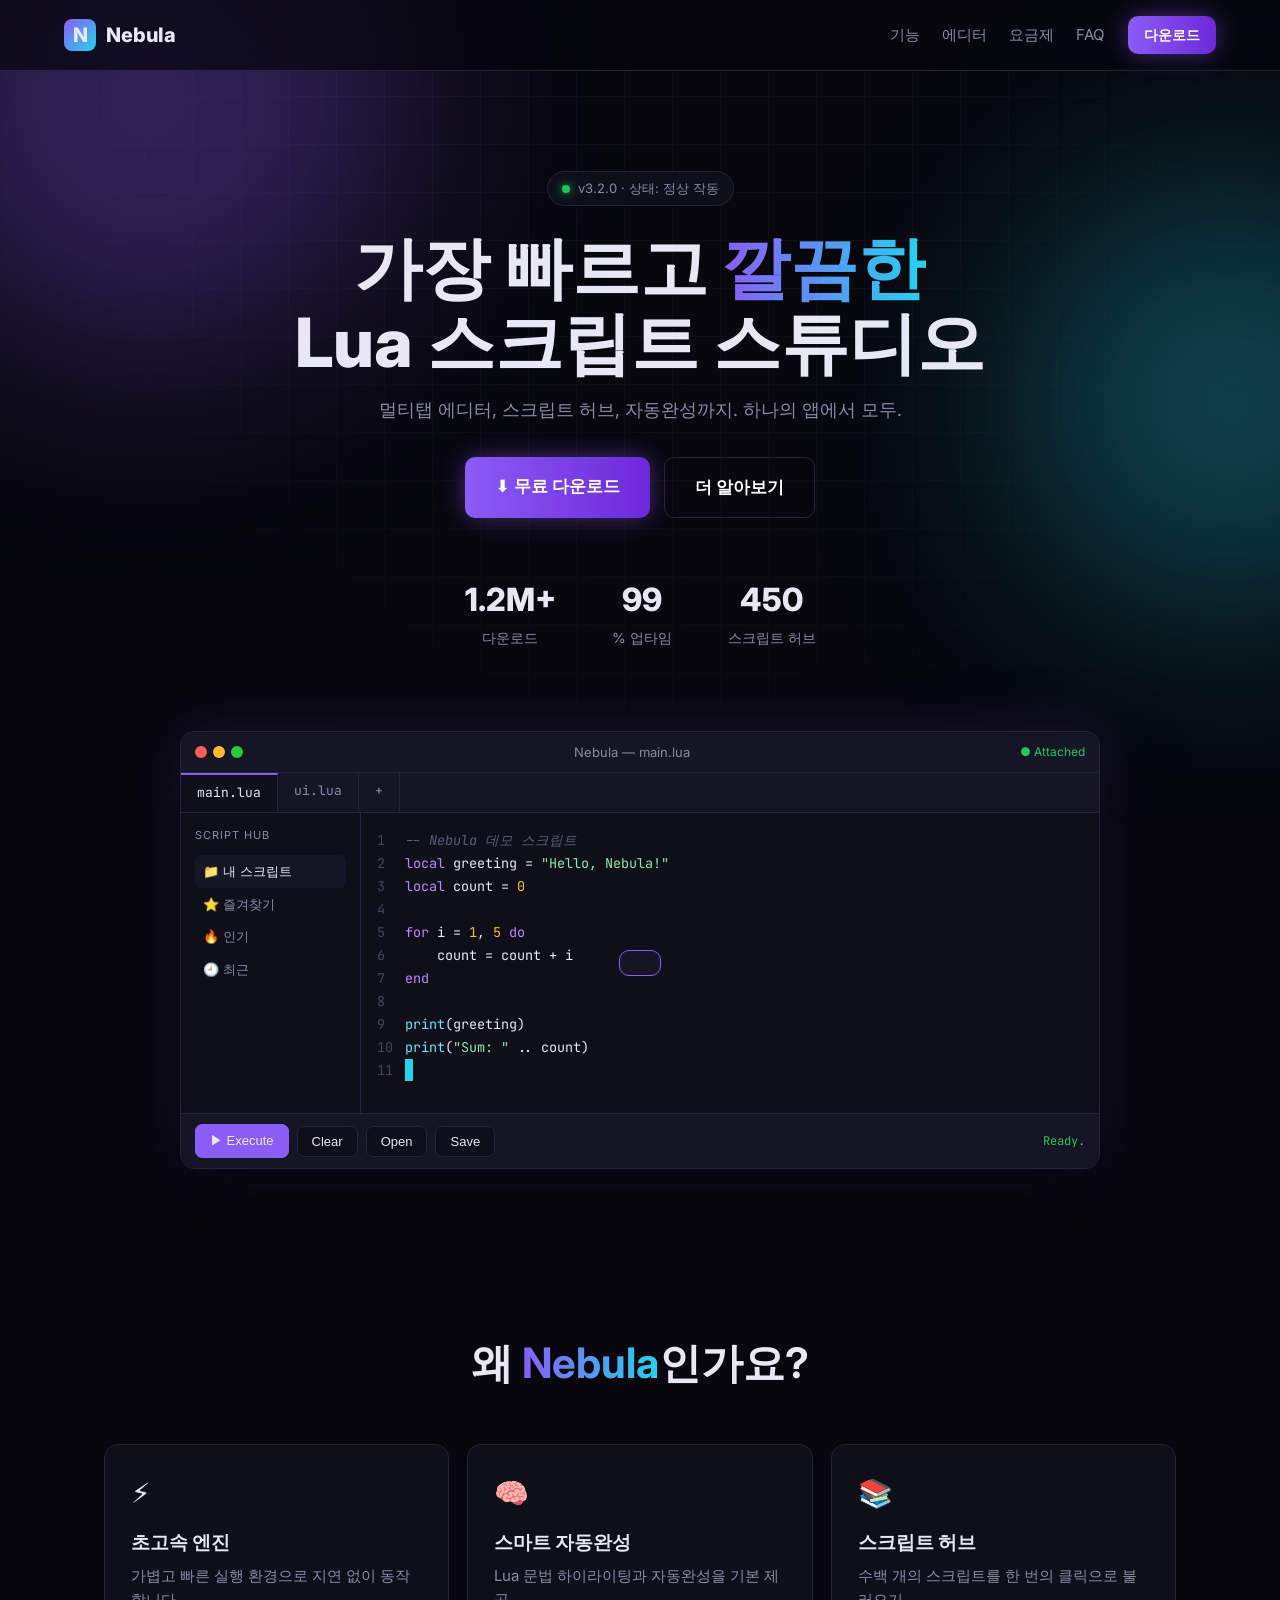
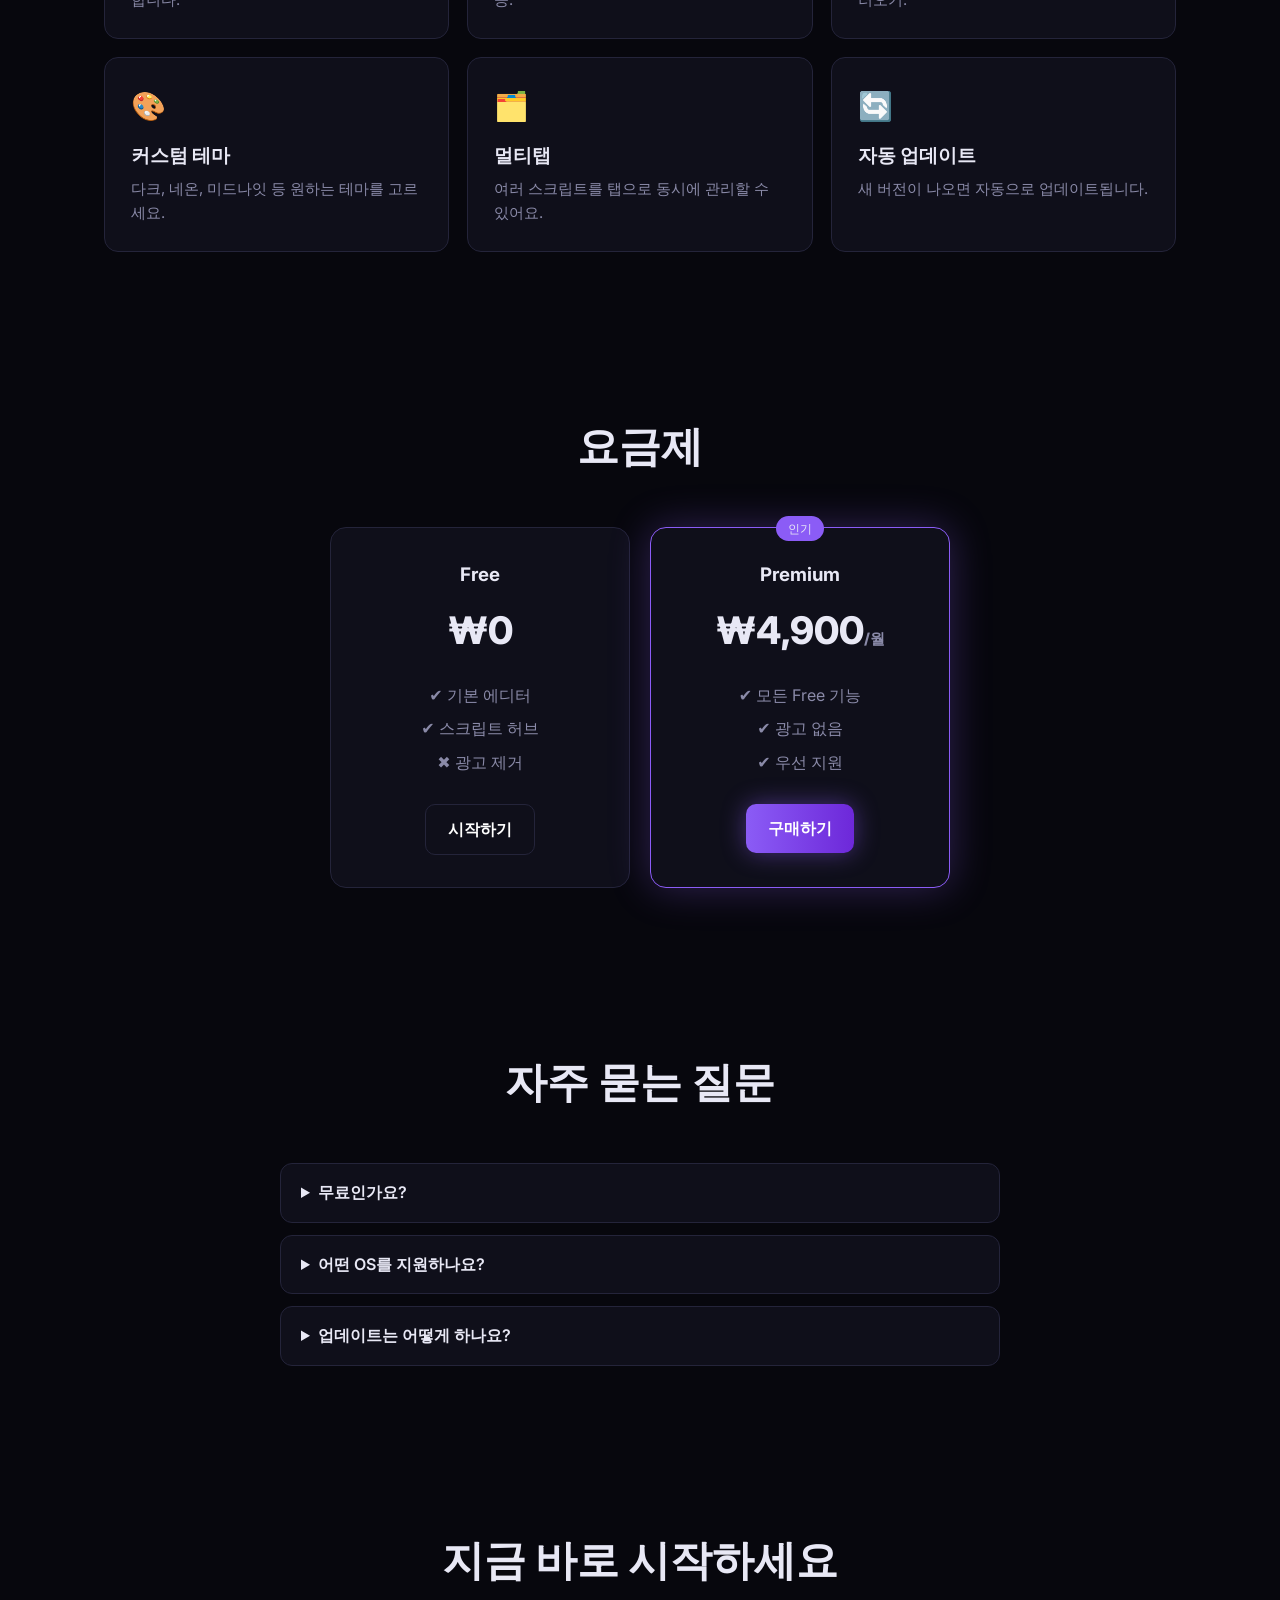
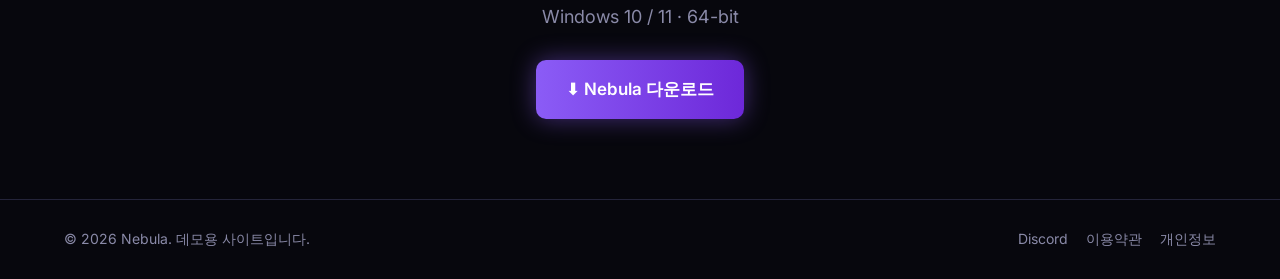
<file: index.html>
<!doctype html>
<html lang="ko">
<head>
  <meta charset="utf-8" />
  <meta name="viewport" content="width=device-width, initial-scale=1" />
  <title>Nebula — Script Studio</title>
  <link rel="preconnect" href="https://fonts.googleapis.com" />
  <link href="https://fonts.googleapis.com/css2?family=Inter:wght@400;600;800&family=JetBrains+Mono:wght@400;600&display=swap" rel="stylesheet" />
  <link rel="stylesheet" href="style.css" />
</head>
<body>
  <div class="bg-grid"></div>
  <div class="glow glow-1"></div>
  <div class="glow glow-2"></div>

  <!-- 네비게이션 -->
  <header class="nav">
    <a href="#" class="logo"><span class="logo-mark">N</span>Nebula</a>
    <nav class="nav-links" id="navLinks">
      <a href="#features">기능</a>
      <a href="#editor">에디터</a>
      <a href="#pricing">요금제</a>
      <a href="#faq">FAQ</a>
    </nav>
    <a href="#download" class="btn btn-sm">다운로드</a>
    <button class="menu-btn" id="menuBtn" aria-label="메뉴">☰</button>
  </header>

  <!-- 히어로 -->
  <section class="hero">
    <span class="badge"><span class="dot"></span> v3.2.0 · 상태: 정상 작동</span>
    <h1>가장 빠르고 <span class="grad">깔끔한</span><br />Lua 스크립트 스튜디오</h1>
    <p class="sub">멀티탭 에디터, 스크립트 허브, 자동완성까지. 하나의 앱에서 모두.</p>
    <div class="hero-cta">
      <a href="#download" class="btn btn-lg">⬇ 무료 다운로드</a>
      <a href="#features" class="btn btn-ghost btn-lg">더 알아보기</a>
    </div>
    <div class="stats">
      <div><b data-count="1200000">0</b><span>다운로드</span></div>
      <div><b data-count="99">0</b><span>% 업타임</span></div>
      <div><b data-count="450">0</b><span>스크립트 허브</span></div>
    </div>
  </section>

  <!-- 에디터 목업 -->
  <section class="editor-wrap" id="editor">
    <div class="window">
      <div class="titlebar">
        <div class="lights"><i></i><i></i><i></i></div>
        <span class="title">Nebula — main.lua</span>
        <span class="status-pill">● Attached</span>
      </div>
      <div class="tabs">
        <span class="tab active">main.lua</span>
        <span class="tab">ui.lua</span>
        <span class="tab">+</span>
      </div>
      <div class="editor-body">
        <aside class="sidebar">
          <p class="side-title">SCRIPT HUB</p>
          <ul>
            <li class="active">📁 내 스크립트</li>
            <li>⭐ 즐겨찾기</li>
            <li>🔥 인기</li>
            <li>🕘 최근</li>
          </ul>
        </aside>
        <pre class="code" id="code"></pre>
      </div>
      <div class="toolbar">
        <button class="tb tb-main" id="runBtn">▶ Execute</button>
        <button class="tb" id="clearBtn">Clear</button>
        <button class="tb">Open</button>
        <button class="tb">Save</button>
        <span class="console" id="console">Ready.</span>
      </div>
    </div>
  </section>

  <!-- 기능 -->
  <section class="section" id="features">
    <h2>왜 <span class="grad">Nebula</span>인가요?</h2>
    <div class="cards">
      <div class="card"><div class="icon">⚡</div><h3>초고속 엔진</h3><p>가볍고 빠른 실행 환경으로 지연 없이 동작합니다.</p></div>
      <div class="card"><div class="icon">🧠</div><h3>스마트 자동완성</h3><p>Lua 문법 하이라이팅과 자동완성을 기본 제공.</p></div>
      <div class="card"><div class="icon">📚</div><h3>스크립트 허브</h3><p>수백 개의 스크립트를 한 번의 클릭으로 불러오기.</p></div>
      <div class="card"><div class="icon">🎨</div><h3>커스텀 테마</h3><p>다크, 네온, 미드나잇 등 원하는 테마를 고르세요.</p></div>
      <div class="card"><div class="icon">🗂️</div><h3>멀티탭</h3><p>여러 스크립트를 탭으로 동시에 관리할 수 있어요.</p></div>
      <div class="card"><div class="icon">🔄</div><h3>자동 업데이트</h3><p>새 버전이 나오면 자동으로 업데이트됩니다.</p></div>
    </div>
  </section>

  <!-- 요금제 -->
  <section class="section" id="pricing">
    <h2>요금제</h2>
    <div class="plans">
      <div class="plan">
        <h3>Free</h3>
        <p class="price">₩0</p>
        <ul><li>✔ 기본 에디터</li><li>✔ 스크립트 허브</li><li>✖ 광고 제거</li></ul>
        <a href="#download" class="btn btn-ghost">시작하기</a>
      </div>
      <div class="plan featured">
        <span class="ribbon">인기</span>
        <h3>Premium</h3>
        <p class="price">₩4,900<small>/월</small></p>
        <ul><li>✔ 모든 Free 기능</li><li>✔ 광고 없음</li><li>✔ 우선 지원</li></ul>
        <a href="#download" class="btn">구매하기</a>
      </div>
    </div>
  </section>

  <!-- FAQ -->
  <section class="section" id="faq">
    <h2>자주 묻는 질문</h2>
    <div class="faq">
      <details><summary>무료인가요?</summary><p>네, 기본 기능은 모두 무료입니다.</p></details>
      <details><summary>어떤 OS를 지원하나요?</summary><p>Windows 10 / 11 (64비트)를 지원합니다.</p></details>
      <details><summary>업데이트는 어떻게 하나요?</summary><p>앱 실행 시 자동으로 최신 버전을 확인합니다.</p></details>
    </div>
  </section>

  <!-- 다운로드 -->
  <section class="section download" id="download">
    <h2>지금 바로 시작하세요</h2>
    <p class="sub">Windows 10 / 11 · 64-bit</p>
    <a href="#" class="btn btn-lg" id="dlBtn">⬇ Nebula 다운로드</a>
  </section>

  <footer class="footer">
    <span>© 2026 Nebula. 데모용 사이트입니다.</span>
    <div><a href="#">Discord</a><a href="#">이용약관</a><a href="#">개인정보</a></div>
  </footer>

  <div class="toast" id="toast"></div>
  <script src="script.js"></script>
</body>
</html>
</file>
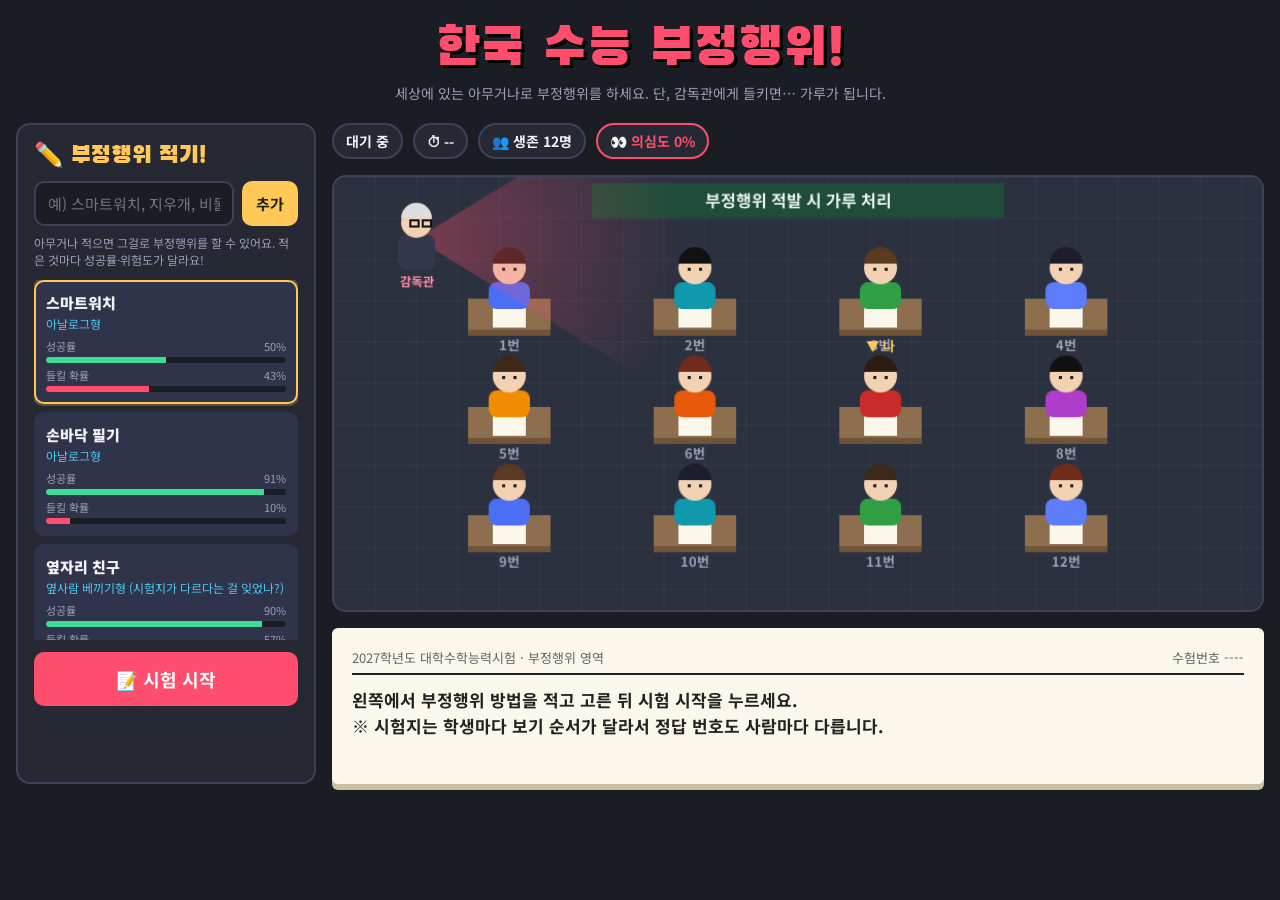
<file: cheat-game/index.html>
<!doctype html>
<html lang="ko">
<head>
<meta charset="utf-8" />
<meta name="viewport" content="width=device-width, initial-scale=1" />
<title>한국 수능 부정행위!</title>
<link href="https://fonts.googleapis.com/css2?family=Black+Han+Sans&family=Noto+Sans+KR:wght@400;700;900&display=swap" rel="stylesheet" />
<style>
  :root {
    --bg: #1b1d24; --panel: #262934; --panel2: #30344a; --line: #3d4258;
    --text: #f1f1f6; --muted: #9a9fb8; --accent: #ff4d6d; --good: #3ddc97; --warn: #ffc857; --blue: #4cc9f0;
  }
  * { box-sizing: border-box; margin: 0; padding: 0; }
  body { font-family: "Noto Sans KR", sans-serif; background: var(--bg); color: var(--text); min-height: 100vh; overflow-x: hidden; }
  button { font-family: inherit; cursor: pointer; border: 0; }
  h1 { font-family: "Black Han Sans", sans-serif; font-weight: 400; }

  header { text-align: center; padding: 18px 16px 8px; }
  header h1 { font-size: clamp(30px, 6vw, 52px); color: var(--accent); text-shadow: 3px 3px 0 #000; letter-spacing: 1px; }
  header p { color: var(--muted); font-size: 14px; }

  .layout { display: grid; grid-template-columns: 300px 1fr; gap: 16px; padding: 12px 16px 24px; max-width: 1280px; margin: 0 auto; }
  @media (max-width: 860px) { .layout { grid-template-columns: 1fr; } }

  .panel { background: var(--panel); border: 2px solid var(--line); border-radius: 14px; padding: 16px; }
  .panel h2 { font-family: "Black Han Sans", sans-serif; font-weight: 400; font-size: 24px; margin-bottom: 10px; color: var(--warn); }

  /* 부정행위 적기 */
  .write-row { display: flex; gap: 8px; }
  .write-row input { flex: 1; min-width: 0; padding: 10px 12px; border-radius: 10px; border: 2px solid var(--line); background: var(--bg); color: var(--text); font-size: 15px; font-family: inherit; }
  .write-row input:focus { outline: none; border-color: var(--warn); }
  .btn { padding: 10px 14px; border-radius: 10px; font-weight: 700; font-size: 15px; background: var(--accent); color: #fff; transition: transform .1s, filter .1s; }
  .btn:hover { filter: brightness(1.1); }
  .btn:active { transform: scale(.96); }
  .btn:disabled { opacity: .4; cursor: not-allowed; }
  .btn.green { background: var(--good); color: #102; }
  .btn.yellow { background: var(--warn); color: #221; }
  .btn.big { width: 100%; padding: 14px; font-size: 18px; margin-top: 12px; }
  .hint-text { font-size: 12px; color: var(--muted); margin: 8px 0 12px; }

  .cheats { display: flex; flex-direction: column; gap: 8px; max-height: 360px; overflow-y: auto; }
  .cheat { background: var(--panel2); border: 2px solid transparent; border-radius: 10px; padding: 10px; cursor: pointer; text-align: left; color: var(--text); }
  .cheat:hover { border-color: var(--line); }
  .cheat.sel { border-color: var(--warn); box-shadow: 0 0 0 2px rgba(255,200,87,.25); }
  .cheat .name { font-weight: 900; font-size: 15px; word-break: break-all; }
  .cheat .type { font-size: 12px; color: var(--blue); margin: 2px 0 6px; }
  .bar { height: 6px; background: var(--bg); border-radius: 4px; overflow: hidden; margin-top: 3px; }
  .bar > i { display: block; height: 100%; }
  .stat { font-size: 11px; color: var(--muted); display: flex; justify-content: space-between; margin-top: 4px; }

  /* 시험장 */
  .main { display: flex; flex-direction: column; gap: 16px; min-width: 0; }
  .hud { display: flex; gap: 10px; flex-wrap: wrap; align-items: center; }
  .chip { background: var(--panel); border: 2px solid var(--line); padding: 6px 12px; border-radius: 999px; font-weight: 700; font-size: 14px; }
  .chip.danger { border-color: var(--accent); color: var(--accent); }
  .room-wrap { position: relative; background: var(--panel); border: 2px solid var(--line); border-radius: 14px; overflow: hidden; }
  canvas#room { display: block; width: 100%; height: auto; }

  .paper { background: #fbf7ea; color: #222; border-radius: 6px; padding: 20px; box-shadow: 0 6px 0 #c9c1a5; position: relative; }
  .paper .ph { display: flex; justify-content: space-between; font-size: 13px; color: #666; border-bottom: 2px solid #222; padding-bottom: 6px; margin-bottom: 12px; flex-wrap: wrap; gap: 4px; }
  .paper .q { font-weight: 700; font-size: 17px; margin-bottom: 12px; line-height: 1.5; }
  .choices { display: grid; gap: 6px; }
  .choice { text-align: left; background: transparent; padding: 8px 10px; border-radius: 6px; font-size: 15px; color: #222; border: 2px solid transparent; }
  .choice:hover { background: #efe7cf; }
  .choice.picked { border-color: #222; background: #efe7cf; }
  .paper-foot { display: flex; gap: 8px; margin-top: 14px; flex-wrap: wrap; }

  .cheat-box { background: var(--panel2); border-radius: 10px; padding: 12px; margin-top: 12px; }
  .cheat-box .now { font-size: 13px; color: var(--muted); }
  .cheat-box .now b { color: var(--warn); font-size: 15px; }
  .progress { height: 10px; background: var(--bg); border-radius: 6px; overflow: hidden; margin-top: 10px; display: none; }
  .progress > i { display: block; height: 100%; width: 0; background: var(--warn); }
  .result-hint { margin-top: 10px; font-size: 14px; min-height: 20px; font-weight: 700; color: var(--good); }

  .log { font-size: 12px; color: var(--muted); max-height: 110px; overflow-y: auto; margin-top: 10px; line-height: 1.6; }

  /* 영역전개 오버레이 */
  #domain { position: fixed; inset: 0; z-index: 50; display: none; place-items: center; background: radial-gradient(circle, #0a1630 0%, #000 70%); }
  #domain.show { display: grid; animation: domainIn .25s ease-out; }
  #domain.hide { animation: domainOut .5s ease-in forwards; }
  #domain .inner { text-align: center; padding: 16px; }
  #domain img { width: min(70vw, 420px); image-rendering: auto; border-radius: 8px; box-shadow: 0 0 80px #3aa0ff, 0 0 160px #1d4ed8; animation: shake .08s infinite; }
  #domain .line { font-family: "Black Han Sans", sans-serif; font-size: clamp(28px, 7vw, 64px); color: #fff; text-shadow: 0 0 20px #4cc9f0, 0 0 40px #3a86ff; margin-top: 18px; letter-spacing: 2px; }
  @keyframes domainIn { from { opacity: 0; transform: scale(1.3); } to { opacity: 1; transform: scale(1); } }
  @keyframes domainOut { to { opacity: 0; transform: scale(.8); } }
  @keyframes shake { 0% { transform: translate(1px, -1px); } 50% { transform: translate(-2px, 1px); } 100% { transform: translate(1px, 2px); } }

  /* 결과 모달 */
  .modal { position: fixed; inset: 0; z-index: 40; background: rgba(0,0,0,.7); display: none; place-items: center; padding: 16px; }
  .modal.show { display: grid; }
  .modal .box { background: var(--panel); border: 3px solid var(--accent); border-radius: 16px; padding: 28px; max-width: 420px; width: 100%; text-align: center; }
  .modal h2 { font-family: "Black Han Sans", sans-serif; font-weight: 400; font-size: 36px; color: var(--accent); margin-bottom: 8px; }
  .modal p { color: var(--muted); margin-bottom: 6px; }
  .grade { font-family: "Black Han Sans", sans-serif; font-size: 64px; color: var(--warn); }

  .hidden { display: none !important; }
</style>
</head>
<body>
<header>
  <h1>한국 수능 부정행위!</h1>
  <p>세상에 있는 아무거나로 부정행위를 하세요. 단, 감독관에게 들키면… 가루가 됩니다.</p>
</header>

<div class="layout">
  <!-- 왼쪽: 부정행위 적기 -->
  <aside class="panel">
    <h2>✏️ 부정행위 적기!</h2>
    <div class="write-row">
      <input id="cheatInput" maxlength="20" placeholder="예) 스마트워치, 지우개, 비둘기…" />
      <button class="btn yellow" id="addCheat">추가</button>
    </div>
    <p class="hint-text">아무거나 적으면 그걸로 부정행위를 할 수 있어요. 적은 것마다 성공률·위험도가 달라요!</p>
    <div class="cheats" id="cheatList"></div>

    <div id="lobbyBox">
      <button class="btn big" id="startBtn" disabled>📝 시험 시작</button>
    </div>

    <div class="cheat-box hidden" id="cheatBox">
      <div class="now">사용 중: <b id="curCheat">-</b></div>
      <button class="btn big" id="doCheat">🤫 부정행위 하기!</button>
      <div class="progress" id="cheatProg"><i></i></div>
      <div class="result-hint" id="cheatResult"></div>
      <div class="log" id="log"></div>
    </div>
  </aside>

  <!-- 오른쪽: 시험장 -->
  <section class="main">
    <div class="hud">
      <span class="chip" id="qNum">대기 중</span>
      <span class="chip" id="timer">⏱ --</span>
      <span class="chip" id="alive">👥 생존 12명</span>
      <span class="chip danger" id="sus">👀 의심도 0%</span>
    </div>
    <div class="room-wrap"><canvas id="room" width="900" height="420"></canvas></div>

    <div class="paper" id="paper">
      <div class="ph">
        <span>2027학년도 대학수학능력시험 · 부정행위 영역</span>
        <span id="paperId">수험번호 ----</span>
      </div>
      <div class="q" id="qText">왼쪽에서 부정행위 방법을 적고 고른 뒤 <b>시험 시작</b>을 누르세요.<br/>※ 시험지는 학생마다 보기 순서가 달라서 정답 번호도 사람마다 다릅니다.</div>
      <div class="choices" id="choices"></div>
      <div class="paper-foot">
        <button class="btn green hidden" id="submitBtn">답 제출 ➜</button>
      </div>
    </div>
  </section>
</div>

<!-- 영역전개 -->
<div id="domain">
  <div class="inner">
    <img src="domain.png" alt="" />
    <div class="line">"료이키 텐카이 무량공처!"</div>
  </div>
</div>

<!-- 결과 -->
<div class="modal" id="modal">
  <div class="box">
    <h2 id="mTitle">시험 종료</h2>
    <div class="grade" id="mGrade"></div>
    <p id="mDesc"></p>
    <button class="btn big" id="retry">다시 하기</button>
  </div>
</div>

<script>
// ===== 유틸 =====
const $ = (id) => document.getElementById(id);
function hash(str) { let h = 2166136261; for (const c of str) { h ^= c.codePointAt(0); h = Math.imul(h, 16777619); } return h >>> 0; }
function rng(seed) { return () => { seed |= 0; seed = seed + 0x6D2B79F5 | 0; let t = Math.imul(seed ^ seed >>> 15, 1 | seed); t = t + Math.imul(t ^ t >>> 7, 61 | t) ^ t; return ((t ^ t >>> 14) >>> 0) / 4294967296; }; }
function shuffle(arr, r) { const a = arr.slice(); for (let i = a.length - 1; i > 0; i--) { const j = Math.floor(r() * (i + 1)); [a[i], a[j]] = [a[j], a[i]]; } return a; }
const NUM = ["①", "②", "③", "④", "⑤"];

// ===== 문제 은행 =====
const BANK = [
  { q: "다음 중 대한민국의 수도는?", a: "서울", w: ["부산", "평양", "도쿄", "세종대왕"] },
  { q: "7 × 8 = ?", a: "56", w: ["54", "48", "63", "78"] },
  { q: "물의 화학식은?", a: "H₂O", w: ["CO₂", "O₂", "NaCl", "H₂O₂"] },
  { q: "'훈민정음'을 만든 왕은?", a: "세종대왕", w: ["태조", "광개토대왕", "정조", "선덕여왕"] },
  { q: "빛의 삼원색이 아닌 것은?", a: "노랑", w: ["빨강", "초록", "파랑", "(전부 삼원색)"] },
  { q: "1년은 보통 며칠인가?", a: "365일", w: ["360일", "366일", "300일", "100일"] },
  { q: "'apple'의 뜻은?", a: "사과", w: ["배", "포도", "바나나", "감자"] },
  { q: "지구에서 가장 큰 바다는?", a: "태평양", w: ["대서양", "인도양", "북극해", "동해"] },
  { q: "√144 = ?", a: "12", w: ["14", "11", "72", "24"] },
  { q: "삼각형 내각의 합은?", a: "180°", w: ["90°", "360°", "270°", "120°"] },
  { q: "임진왜란이 일어난 해는?", a: "1592년", w: ["1392년", "1950년", "1910년", "1636년"] },
  { q: "광합성에 필요하지 않은 것은?", a: "산소", w: ["빛", "물", "이산화탄소", "엽록소"] },
  { q: "2의 10제곱은?", a: "1024", w: ["1000", "512", "2048", "100"] },
  { q: "태양계에서 가장 큰 행성은?", a: "목성", w: ["토성", "지구", "화성", "태양"] },
  { q: "수능 시험장에 가져가면 안 되는 것은?", a: "스마트폰", w: ["컴퓨터용 사인펜", "수험표", "신분증", "아날로그 시계"] },
];
const TOTAL_Q = 10;
const TIME_LIMIT = 120;

// ===== 부정행위 아이템 =====
const COPY_WORDS = ["옆", "짝", "친구", "앞사람", "뒷사람", "커닝", "베끼"];
function makeCheat(name) {
  const r = rng(hash(name));
  const copy = COPY_WORDS.some((w) => name.includes(w));
  const types = ["전자기기형", "아날로그형", "초자연형", "물리형", "정신력형", "동물형"];
  return {
    name,
    copy,
    type: copy ? "옆사람 베끼기형 (시험지가 다르다는 걸 잊었나?)" : types[Math.floor(r() * types.length)],
    success: copy ? 90 : Math.round(35 + r() * 60), // 정답이 맞을 확률
    risk: Math.round(10 + r() * 55),                // 들킬 확률
  };
}
let cheats = ["스마트워치", "손바닥 필기", "옆자리 친구"].map(makeCheat);
let selected = 0;

function renderCheats() {
  const list = $("cheatList");
  list.innerHTML = "";
  cheats.forEach((c, i) => {
    const el = document.createElement("button");
    el.className = "cheat" + (i === selected ? " sel" : "");
    el.innerHTML = `
      <div class="name"></div>
      <div class="type">${c.type}</div>
      <div class="stat"><span>성공률</span><span>${c.success}%</span></div>
      <div class="bar"><i style="width:${c.success}%;background:var(--good)"></i></div>
      <div class="stat"><span>들킬 확률</span><span>${c.risk}%</span></div>
      <div class="bar"><i style="width:${c.risk}%;background:var(--accent)"></i></div>`;
    el.querySelector(".name").textContent = c.name;
    el.onclick = () => { selected = i; renderCheats(); updateCurCheat(); };
    list.appendChild(el);
  });
  $("startBtn").disabled = cheats.length === 0;
}
function addCheat() {
  const v = $("cheatInput").value.trim();
  if (!v) return;
  if (!cheats.some((c) => c.name === v)) cheats.unshift(makeCheat(v));
  selected = cheats.findIndex((c) => c.name === v);
  $("cheatInput").value = "";
  renderCheats(); updateCurCheat();
}
$("addCheat").onclick = addCheat;
$("cheatInput").addEventListener("keydown", (e) => { if (e.key === "Enter") addCheat(); });
function updateCurCheat() { $("curCheat").textContent = cheats[selected] ? cheats[selected].name : "-"; }

// ===== 교실 / 캔버스 =====
const cv = $("room"), ctx = cv.getContext("2d");
const W = cv.width, H = cv.height;
const COLS = 4, ROWS = 3, PLAYER = 6; // 플레이어 자리 인덱스
const HAIRS = ["#2b1d14", "#111", "#5a3a22", "#1d1d2b", "#3b2a1a", "#702c1a"];
const SHIRTS = ["#4c6ef5", "#e8590c", "#2f9e44", "#ae3ec9", "#f08c00", "#1098ad", "#c92a2a", "#5c7cfa"];
let students = [];
let teacher;
let particles = [];
let bubble = null;

function setupRoom() {
  students = [];
  const sx = 170, sy = 110, gx = 180, gy = 105;
  for (let r = 0; r < ROWS; r++) for (let c = 0; c < COLS; c++) {
    const i = r * COLS + c;
    students.push({
      i, x: sx + c * gx, y: sy + r * gy,
      hair: HAIRS[(i * 7) % HAIRS.length], shirt: SHIRTS[(i * 5) % SHIRTS.length],
      alive: true, cheating: 0, isPlayer: i === PLAYER, seed: 1000 + i * 97 + Math.floor(Math.random() * 9999),
      name: i === PLAYER ? "나" : `${i + 1}번`,
    });
  }
  teacher = { x: 80, y: 60, angle: 0, target: null, wait: 0, speed: 1.3, look: 0 };
}

function drawStudent(s, t) {
  if (!s.alive) return;
  const { x, y } = s;
  // 책상
  ctx.fillStyle = "#8d6e4f"; ctx.fillRect(x - 40, y + 8, 80, 34);
  ctx.fillStyle = "#6f5439"; ctx.fillRect(x - 40, y + 38, 80, 6);
  ctx.fillStyle = "#fbf7ea"; ctx.fillRect(x - 16, y + 14, 32, 22);
  // 몸
  const bob = s.cheating > 0 ? Math.sin(t / 60) * 2 : 0;
  ctx.fillStyle = s.shirt; ctx.beginPath(); ctx.roundRect(x - 20, y - 8 + bob, 40, 26, 8); ctx.fill();
  // 머리
  ctx.fillStyle = "#f3d2b3"; ctx.beginPath(); ctx.arc(x, y - 22 + bob, 16, 0, Math.PI * 2); ctx.fill();
  ctx.fillStyle = s.hair; ctx.beginPath(); ctx.arc(x, y - 26 + bob, 16, Math.PI, Math.PI * 2); ctx.fill();
  // 눈
  ctx.fillStyle = "#222";
  const ex = s.cheating > 0 ? 4 : 0;
  ctx.fillRect(x - 7 + ex, y - 22 + bob, 3, 3); ctx.fillRect(x + 4 + ex, y - 22 + bob, 3, 3);
  // 부정행위 중 표시
  if (s.cheating > 0) { ctx.fillStyle = "#ffc857"; ctx.font = "bold 18px sans-serif"; ctx.textAlign = "center"; ctx.fillText("💦", x + 24, y - 34); }
  // 이름표
  ctx.font = "bold 13px 'Noto Sans KR', sans-serif"; ctx.textAlign = "center";
  if (s.isPlayer) {
    ctx.fillStyle = "#ffc857"; ctx.fillText("▼ 나", x, y - 46 + bob);
  } else { ctx.fillStyle = "#9a9fb8"; ctx.fillText(s.name, x, y + 58); }
}

function drawTeacher() {
  const { x, y, angle } = teacher;
  // 시야
  const grad = ctx.createRadialGradient(x, y, 10, x, y, 260);
  grad.addColorStop(0, "rgba(255,77,109,.35)"); grad.addColorStop(1, "rgba(255,77,109,0)");
  ctx.fillStyle = grad;
  ctx.beginPath(); ctx.moveTo(x, y); ctx.arc(x, y, 260, angle - 0.55, angle + 0.55); ctx.closePath(); ctx.fill();
  // 몸
  ctx.fillStyle = "#33384d"; ctx.beginPath(); ctx.roundRect(x - 18, y - 4, 36, 34, 8); ctx.fill();
  ctx.fillStyle = "#f3d2b3"; ctx.beginPath(); ctx.arc(x, y - 16, 15, 0, Math.PI * 2); ctx.fill();
  ctx.fillStyle = "#ddd"; ctx.beginPath(); ctx.arc(x, y - 20, 15, Math.PI, Math.PI * 2); ctx.fill();
  // 안경
  ctx.strokeStyle = "#111"; ctx.lineWidth = 2;
  const lx = Math.cos(angle) * 4, ly = Math.sin(angle) * 3;
  ctx.strokeRect(x - 10 + lx, y - 18 + ly, 8, 6); ctx.strokeRect(x + 2 + lx, y - 18 + ly, 8, 6);
  ctx.font = "bold 12px 'Noto Sans KR', sans-serif"; ctx.fillStyle = "#ff8fa3"; ctx.textAlign = "center";
  ctx.fillText("감독관", x, y + 46);
}

function drawRoom(t) {
  ctx.fillStyle = "#2c3140"; ctx.fillRect(0, 0, W, H);
  // 바닥 타일
  ctx.strokeStyle = "rgba(255,255,255,.04)"; ctx.lineWidth = 1;
  for (let i = 0; i < W; i += 40) { ctx.beginPath(); ctx.moveTo(i, 0); ctx.lineTo(i, H); ctx.stroke(); }
  for (let i = 0; i < H; i += 40) { ctx.beginPath(); ctx.moveTo(0, i); ctx.lineTo(W, i); ctx.stroke(); }
  // 칠판
  ctx.fillStyle = "#1f4d3a"; ctx.fillRect(250, 6, 400, 34);
  ctx.fillStyle = "#e9f5ee"; ctx.font = "bold 16px 'Noto Sans KR', sans-serif"; ctx.textAlign = "center";
  ctx.fillText("부정행위 적발 시 가루 처리", 450, 29);
  students.forEach((s) => drawStudent(s, t));
  drawTeacher();
  // 파티클 (가루)
  particles.forEach((p) => { ctx.globalAlpha = Math.max(p.life, 0); ctx.fillStyle = p.c; ctx.fillRect(p.x, p.y, p.s, p.s); });
  ctx.globalAlpha = 1;
  // 말풍선
  if (bubble) {
    ctx.font = "bold 16px 'Noto Sans KR', sans-serif";
    const tw = ctx.measureText(bubble.text).width + 20;
    let bx = Math.min(Math.max(teacher.x - tw / 2, 4), W - tw - 4), by = Math.max(teacher.y - 80, 4);
    ctx.fillStyle = "#fff"; ctx.beginPath(); ctx.roundRect(bx, by, tw, 32, 10); ctx.fill();
    ctx.fillStyle = "#c9184a"; ctx.textAlign = "left"; ctx.fillText(bubble.text, bx + 10, by + 22);
  }
}

// ===== 가루 효과 =====
function dust(s) {
  const x0 = Math.round(s.x - 42), y0 = Math.round(s.y - 50), w = 84, h = 100;
  const img = ctx.getImageData(x0, y0, w, h).data;
  for (let yy = 0; yy < h; yy += 3) for (let xx = 0; xx < w; xx += 3) {
    const k = (yy * w + xx) * 4;
    const rr = img[k], gg = img[k + 1], bb = img[k + 2];
    if (Math.abs(rr - 44) + Math.abs(gg - 49) + Math.abs(bb - 64) < 30) continue; // 배경 제외
    particles.push({
      x: x0 + xx, y: y0 + yy, s: 3, c: `rgb(${rr},${gg},${bb})`,
      vx: 0.6 + Math.random() * 2.2, vy: -0.6 - Math.random() * 1.4,
      delay: (xx / w) * 30 + Math.random() * 20, life: 1,
    });
  }
  s.alive = false;
}
function updateParticles() {
  particles.forEach((p) => {
    if (p.delay > 0) { p.delay--; return; }
    p.x += p.vx; p.y += p.vy; p.vy -= 0.01; p.vx += (Math.random() - 0.4) * 0.2; p.life -= 0.012;
  });
  particles = particles.filter((p) => p.life > 0);
}

// ===== 감독관 AI =====
function teacherSees(s) {
  const dx = s.x - teacher.x, dy = s.y - teacher.y;
  const d = Math.hypot(dx, dy);
  if (d > 260) return false;
  let diff = Math.atan2(dy, dx) - teacher.angle;
  diff = Math.atan2(Math.sin(diff), Math.cos(diff));
  return Math.abs(diff) < 0.55;
}
function updateTeacher() {
  if (state !== "exam" || freeze) return;
  if (teacher.wait > 0) {
    teacher.wait--;
    teacher.angle += Math.sin(Date.now() / 400) * 0.03;
  } else {
    if (!teacher.target) {
      teacher.target = { x: 60 + Math.random() * (W - 120), y: 50 + Math.random() * (H - 90) };
      // 가끔 의심 가는 학생 쪽으로
      if (Math.random() < suspicion / 150) teacher.target = { x: students[PLAYER].x + 60, y: students[PLAYER].y - 50 };
    }
    const dx = teacher.target.x - teacher.x, dy = teacher.target.y - teacher.y, d = Math.hypot(dx, dy);
    const want = Math.atan2(dy, dx);
    let diff = Math.atan2(Math.sin(want - teacher.angle), Math.cos(want - teacher.angle));
    teacher.angle += diff * 0.08;
    if (d < 3) { teacher.target = null; teacher.wait = 50 + Math.random() * 90; teacher.angle = Math.random() * Math.PI * 2; }
    else { teacher.x += (dx / d) * teacher.speed; teacher.y += (dy / d) * teacher.speed; }
  }
  // 부정행위 중인 학생 감시
  students.forEach((s) => {
    if (!s.alive || s.cheating <= 0) return;
    if (teacherSees(s)) catchStudent(s);
  });
}

// ===== NPC 부정행위 =====
function updateNPC() {
  if (state !== "exam" || freeze) return;
  students.forEach((s) => {
    if (s.isPlayer || !s.alive) return;
    if (s.cheating > 0) { s.cheating--; return; }
    if (Math.random() < 0.0018) s.cheating = 70 + Math.random() * 60;
  });
}

// ===== 적발 =====
let freeze = false;
function catchStudent(s) {
  if (freeze || !s.alive) return;
  freeze = true;
  s.cheating = 0;
  teacher.angle = Math.atan2(s.y - teacher.y, s.x - teacher.x);
  bubble = { text: "료이키 텐카이 무량공처!" };
  log(`🚨 ${s.isPlayer ? "내가" : s.name + " 학생이"} 적발됨!`);
  const d = $("domain");
  d.classList.remove("hide"); d.classList.add("show");
  setTimeout(() => d.classList.add("hide"), 1500);
  setTimeout(() => {
    d.classList.remove("show", "hide");
    dust(s);
    bubble = null;
    updateAlive();
    setTimeout(() => {
      freeze = false;
      if (s.isPlayer) endGame(true);
    }, s.isPlayer ? 1800 : 300);
  }, 2000);
  if (s.isPlayer) { cheatingNow = false; $("cheatProg").style.display = "none"; }
}

// ===== 시험 진행 =====
let state = "lobby", questions = [], qi = 0, picked = -1, answers = [], timeLeft = TIME_LIMIT, timerId;
let suspicion = 0, cheatingNow = false;

function paperFor(student, q) {
  // 학생마다 다른 보기 순서 → 정답 번호가 사람마다 다름
  const r = rng(student.seed + hash(q.q));
  const opts = shuffle([q.a, ...q.w], r);
  return { opts, correct: opts.indexOf(q.a) };
}

function startExam() {
  if (!cheats.length) return;
  setupRoom();
  state = "exam"; qi = 0; answers = []; suspicion = 0; particles = []; freeze = false; cheatingNow = false;
  questions = shuffle(BANK, Math.random).slice(0, TOTAL_Q);
  timeLeft = TIME_LIMIT;
  $("lobbyBox").classList.add("hidden"); $("cheatBox").classList.remove("hidden");
  $("submitBtn").classList.remove("hidden");
  $("log").innerHTML = ""; $("cheatResult").textContent = "";
  $("paperId").textContent = "수험번호 " + String(students[PLAYER].seed).padStart(6, "0");
  updateCurCheat(); updateSus(); updateAlive(); showQ();
  clearInterval(timerId);
  timerId = setInterval(() => {
    if (state !== "exam" || freeze) return;
    timeLeft--; $("timer").textContent = `⏱ ${Math.floor(timeLeft / 60)}:${String(timeLeft % 60).padStart(2, "0")}`;
    if (timeLeft <= 0) endGame(false);
  }, 1000);
}

function showQ() {
  const q = questions[qi];
  const p = paperFor(students[PLAYER], q);
  picked = -1;
  $("qNum").textContent = `문제 ${qi + 1} / ${TOTAL_Q}`;
  $("qText").textContent = `${qi + 1}. ${q.q}`;
  const box = $("choices"); box.innerHTML = "";
  p.opts.forEach((o, i) => {
    const b = document.createElement("button");
    b.className = "choice"; b.textContent = `${NUM[i]} ${o}`;
    b.onclick = () => { picked = i; [...box.children].forEach((c, j) => c.classList.toggle("picked", j === i)); };
    box.appendChild(b);
  });
  $("cheatResult").textContent = "";
}

$("submitBtn").onclick = () => {
  if (state !== "exam" || freeze) return;
  if (picked < 0) { $("cheatResult").style.color = "var(--warn)"; $("cheatResult").textContent = "답을 골라주세요!"; return; }
  const p = paperFor(students[PLAYER], questions[qi]);
  answers.push(picked === p.correct);
  qi++;
  if (qi >= TOTAL_Q) endGame(false); else showQ();
};

// ===== 플레이어 부정행위 =====
$("doCheat").onclick = () => {
  if (state !== "exam" || freeze || cheatingNow) return;
  const c = cheats[selected];
  const me = students[PLAYER];
  cheatingNow = true;
  me.cheating = 9999;
  const prog = $("cheatProg"), bar = prog.firstElementChild;
  prog.style.display = "block"; bar.style.width = "0";
  $("cheatResult").style.color = "var(--muted)";
  $("cheatResult").textContent = `${c.name}(으)로 부정행위 중…`;
  let t = 0;
  const dur = 90; // 프레임
  const step = () => {
    if (!cheatingNow) { me.cheating = 0; return; }
    if (freeze) { requestAnimationFrame(step); return; }
    t++; bar.style.width = (t / dur * 100) + "%";
    if (t < dur) { requestAnimationFrame(step); return; }
    // 끝
    cheatingNow = false; me.cheating = 0; prog.style.display = "none";
    suspicion = Math.min(100, suspicion + Math.round(c.risk / 3));
    updateSus();
    if (Math.random() * 100 < c.risk * (0.4 + suspicion / 150)) { catchStudent(me); return; }
    giveHint(c);
  };
  requestAnimationFrame(step);
};

function giveHint(c) {
  const q = questions[qi];
  const mine = paperFor(students[PLAYER], q);
  const res = $("cheatResult");
  res.style.color = "var(--good)";
  if (c.copy) {
    const nb = students.filter((s) => !s.isPlayer && s.alive && Math.abs(s.x - students[PLAYER].x) < 200 && Math.abs(s.y - students[PLAYER].y) < 120);
    const n = nb[Math.floor(Math.random() * nb.length)];
    if (!n) { res.textContent = "주변에 살아있는 친구가 없다…"; return; }
    const theirs = paperFor(n, q);
    res.textContent = `👀 ${n.name} 학생 답: ${NUM[theirs.correct]}번 (근데 시험지가 다른데…?)`;
    log(`${c.name}: ${n.name} 답 ${NUM[theirs.correct]} 훔쳐봄`);
    return;
  }
  const ok = Math.random() * 100 < c.success;
  const ans = ok ? mine.correct : [0, 1, 2, 3, 4].filter((i) => i !== mine.correct)[Math.floor(Math.random() * 4)];
  res.textContent = `✨ ${c.name}이(가) 알려줌: 정답은 ${NUM[ans]}번인 것 같다!`;
  log(`${c.name} 사용 → ${NUM[ans]}번 ${ok ? "" : "(?)"}`);
}

function log(t) { const l = $("log"); l.innerHTML = `<div>${t.replace(/</g, "&lt;")}</div>` + l.innerHTML; }
function updateSus() { $("sus").textContent = `👀 의심도 ${suspicion}%`; }
function updateAlive() { $("alive").textContent = `👥 생존 ${students.filter((s) => s.alive).length}명`; }

// ===== 종료 =====
function endGame(caught) {
  if (state !== "exam") return;
  state = "end"; clearInterval(timerId); cheatingNow = false;
  const score = answers.filter(Boolean).length;
  if (caught) {
    $("mTitle").textContent = "당신은 가루가 되었습니다";
    $("mGrade").textContent = "💀";
    $("mDesc").textContent = `감독관에게 적발! (푼 문제 ${answers.length}개 중 ${score}개 정답이었음)`;
  } else {
    const grade = score >= 10 ? 1 : score >= 9 ? 2 : score >= 8 ? 3 : score >= 7 ? 4 : score >= 6 ? 5 : score >= 5 ? 6 : score >= 4 ? 7 : score >= 2 ? 8 : 9;
    $("mTitle").textContent = timeLeft <= 0 ? "시간 종료!" : "시험 종료!";
    $("mGrade").textContent = `${grade}등급`;
    const dead = students.filter((s) => !s.alive).length;
    $("mDesc").textContent = `${TOTAL_Q}문제 중 ${score}개 정답 · 가루가 된 친구 ${dead}명`;
  }
  $("modal").classList.add("show");
}
$("retry").onclick = () => {
  $("modal").classList.remove("show");
  state = "lobby";
  $("lobbyBox").classList.remove("hidden"); $("cheatBox").classList.add("hidden");
  $("submitBtn").classList.add("hidden"); $("choices").innerHTML = "";
  $("qText").innerHTML = "부정행위 방법을 고르고 <b>시험 시작</b>을 누르세요.";
  $("qNum").textContent = "대기 중"; $("timer").textContent = "⏱ --"; $("cheatResult").textContent = "";
  setupRoom(); updateAlive(); suspicion = 0; updateSus();
};
$("startBtn").onclick = startExam;

// ===== 루프 =====
function loop(t) {
  updateTeacher(); updateNPC(); updateParticles();
  drawRoom(t);
  requestAnimationFrame(loop);
}
setupRoom(); renderCheats(); updateCurCheat();
requestAnimationFrame(loop);
</script>
</body>
</html>
</file>
<file: style.css>
:root {
  --bg: #07070d;
  --panel: #0f0f1a;
  --panel-2: #151526;
  --line: #24243a;
  --text: #e8e8f5;
  --muted: #8a8aa8;
  --accent: #8b5cf6;
  --accent-2: #22d3ee;
  --green: #22c55e;
}
* { box-sizing: border-box; margin: 0; padding: 0; }
html { scroll-behavior: smooth; }
body {
  font-family: "Inter", system-ui, sans-serif;
  background: var(--bg);
  color: var(--text);
  overflow-x: hidden;
  line-height: 1.6;
}
a { color: inherit; text-decoration: none; }

/* 배경 효과 */
.bg-grid {
  position: fixed; inset: 0; z-index: -2;
  background-image:
    linear-gradient(var(--line) 1px, transparent 1px),
    linear-gradient(90deg, var(--line) 1px, transparent 1px);
  background-size: 48px 48px;
  opacity: .25;
  mask-image: radial-gradient(ellipse at top, #000 30%, transparent 75%);
}
.glow { position: fixed; z-index: -1; border-radius: 50%; filter: blur(120px); opacity: .35; }
.glow-1 { width: 500px; height: 500px; background: var(--accent); top: -150px; left: -100px; }
.glow-2 { width: 400px; height: 400px; background: var(--accent-2); top: 200px; right: -150px; }

.grad {
  background: linear-gradient(90deg, var(--accent), var(--accent-2));
  -webkit-background-clip: text; background-clip: text; color: transparent;
}

/* 버튼 */
.btn {
  display: inline-block; padding: 12px 22px; border-radius: 10px; font-weight: 600;
  background: linear-gradient(90deg, var(--accent), #6d28d9);
  box-shadow: 0 0 24px rgba(139, 92, 246, .45);
  transition: transform .15s, box-shadow .15s; border: 0; color: #fff; cursor: pointer;
}
.btn:hover { transform: translateY(-2px); box-shadow: 0 0 36px rgba(139, 92, 246, .7); }
.btn-sm { padding: 8px 16px; font-size: 14px; }
.btn-lg { padding: 16px 30px; font-size: 17px; }
.btn-ghost { background: transparent; border: 1px solid var(--line); box-shadow: none; }
.btn-ghost:hover { border-color: var(--accent); box-shadow: none; }

/* 네비 */
.nav {
  position: sticky; top: 0; z-index: 10;
  display: flex; align-items: center; gap: 24px;
  padding: 16px 5%;
  background: rgba(7, 7, 13, .7); backdrop-filter: blur(12px);
  border-bottom: 1px solid var(--line);
}
.logo { display: flex; align-items: center; gap: 10px; font-weight: 800; font-size: 20px; }
.logo-mark {
  width: 32px; height: 32px; border-radius: 8px; display: grid; place-items: center;
  background: linear-gradient(135deg, var(--accent), var(--accent-2));
}
.nav-links { display: flex; gap: 22px; margin-left: auto; }
.nav-links a { color: var(--muted); font-size: 15px; }
.nav-links a:hover { color: var(--text); }
.menu-btn { display: none; background: none; border: 0; color: var(--text); font-size: 24px; cursor: pointer; }

/* 히어로 */
.hero { text-align: center; padding: 100px 16px 60px; }
.badge {
  display: inline-flex; align-items: center; gap: 8px; padding: 6px 14px;
  border: 1px solid var(--line); border-radius: 999px; font-size: 13px; color: var(--muted);
  background: var(--panel);
}
.dot { width: 8px; height: 8px; border-radius: 50%; background: var(--green); box-shadow: 0 0 10px var(--green); animation: pulse 1.6s infinite; }
@keyframes pulse { 50% { opacity: .3; } }
.hero h1 { font-size: clamp(36px, 6vw, 68px); line-height: 1.1; margin: 24px 0 16px; font-weight: 800; }
.sub { color: var(--muted); font-size: 18px; }
.hero-cta { display: flex; gap: 14px; justify-content: center; margin-top: 32px; flex-wrap: wrap; }
.stats { display: flex; justify-content: center; gap: 56px; margin-top: 56px; flex-wrap: wrap; }
.stats b { display: block; font-size: 32px; font-weight: 800; }
.stats span { color: var(--muted); font-size: 14px; }

/* 에디터 목업 */
.editor-wrap { padding: 20px 16px 80px; display: flex; justify-content: center; }
.window {
  width: 100%; max-width: 920px; background: var(--panel); border: 1px solid var(--line);
  border-radius: 14px; overflow: hidden;
  box-shadow: 0 30px 80px rgba(0, 0, 0, .6), 0 0 60px rgba(139, 92, 246, .2);
}
.titlebar { display: flex; align-items: center; gap: 12px; padding: 10px 14px; background: var(--panel-2); border-bottom: 1px solid var(--line); }
.lights { display: flex; gap: 6px; }
.lights i { width: 12px; height: 12px; border-radius: 50%; background: #ff5f57; }
.lights i:nth-child(2) { background: #febc2e; }
.lights i:nth-child(3) { background: #28c840; }
.title { font-size: 13px; color: var(--muted); margin: 0 auto; }
.status-pill { font-size: 12px; color: var(--green); }
.tabs { display: flex; background: var(--panel-2); border-bottom: 1px solid var(--line); }
.tab { padding: 8px 16px; font-size: 13px; color: var(--muted); border-right: 1px solid var(--line); font-family: "JetBrains Mono", monospace; }
.tab.active { color: var(--text); background: var(--panel); border-top: 2px solid var(--accent); }
.editor-body { display: flex; min-height: 300px; }
.sidebar { width: 180px; border-right: 1px solid var(--line); padding: 14px; flex-shrink: 0; }
.side-title { font-size: 11px; color: var(--muted); letter-spacing: 1px; margin-bottom: 10px; }
.sidebar li { list-style: none; font-size: 13px; padding: 6px 8px; border-radius: 6px; color: var(--muted); cursor: pointer; }
.sidebar li.active, .sidebar li:hover { background: var(--panel-2); color: var(--text); }
.code {
  flex: 1; padding: 16px; font-family: "JetBrains Mono", monospace; font-size: 13.5px;
  line-height: 1.7; overflow-x: auto; white-space: pre;
}
.code .ln { color: #44445e; display: inline-block; width: 28px; user-select: none; }
.code .kw { color: #c084fc; }
.code .str { color: #86efac; }
.code .fn { color: #67e8f9; }
.code .cm { color: #5b5b78; font-style: italic; }
.code .num { color: #fbbf24; }
.cursor { display: inline-block; width: 8px; background: var(--accent-2); animation: pulse 1s infinite; }
.toolbar { display: flex; gap: 8px; padding: 10px 14px; border-top: 1px solid var(--line); background: var(--panel-2); align-items: center; flex-wrap: wrap; }
.tb { background: var(--panel); border: 1px solid var(--line); color: var(--text); padding: 7px 14px; border-radius: 7px; font-size: 13px; cursor: pointer; }
.tb:hover { border-color: var(--accent); }
.tb-main { background: var(--accent); border-color: var(--accent); }
.console { margin-left: auto; font-family: "JetBrains Mono", monospace; font-size: 12px; color: var(--green); }

/* 섹션 */
.section { padding: 80px 5%; max-width: 1200px; margin: 0 auto; }
.section h2 { text-align: center; font-size: clamp(28px, 4vw, 42px); margin-bottom: 48px; }
.cards { display: grid; grid-template-columns: repeat(auto-fit, minmax(260px, 1fr)); gap: 18px; }
.card {
  background: var(--panel); border: 1px solid var(--line); border-radius: 14px; padding: 26px;
  transition: transform .2s, border-color .2s;
}
.card:hover { transform: translateY(-4px); border-color: var(--accent); }
.icon { font-size: 28px; margin-bottom: 12px; }
.card h3 { margin-bottom: 6px; }
.card p { color: var(--muted); font-size: 15px; }

.plans { display: flex; gap: 20px; justify-content: center; flex-wrap: wrap; }
.plan {
  position: relative; width: 300px; max-width: 100%; background: var(--panel);
  border: 1px solid var(--line); border-radius: 16px; padding: 32px; text-align: center;
}
.plan.featured { border-color: var(--accent); box-shadow: 0 0 40px rgba(139, 92, 246, .3); }
.ribbon { position: absolute; top: -12px; left: 50%; transform: translateX(-50%); background: var(--accent); font-size: 12px; padding: 3px 12px; border-radius: 999px; }
.price { font-size: 38px; font-weight: 800; margin: 10px 0 18px; }
.price small { font-size: 15px; color: var(--muted); }
.plan ul { list-style: none; margin-bottom: 24px; color: var(--muted); }
.plan li { padding: 4px 0; }

.faq { max-width: 720px; margin: 0 auto; display: grid; gap: 12px; }
details { background: var(--panel); border: 1px solid var(--line); border-radius: 12px; padding: 16px 20px; }
summary { cursor: pointer; font-weight: 600; }
details p { color: var(--muted); margin-top: 10px; }

.download { text-align: center; }
.download h2 { margin-bottom: 10px; }
.download .btn { margin-top: 28px; }

.footer {
  display: flex; justify-content: space-between; flex-wrap: wrap; gap: 12px;
  padding: 28px 5%; border-top: 1px solid var(--line); color: var(--muted); font-size: 14px;
}
.footer a { margin-left: 18px; }
.footer a:hover { color: var(--text); }

.toast {
  position: fixed; bottom: 24px; left: 50%; transform: translateX(-50%) translateY(100px);
  background: var(--panel-2); border: 1px solid var(--accent); padding: 12px 20px; border-radius: 10px;
  transition: transform .3s; z-index: 20; max-width: calc(100% - 32px);
}
.toast.show { transform: translateX(-50%) translateY(0); }

/* 모바일 */
@media (max-width: 720px) {
  .nav { padding: 14px 16px; }
  .nav > .btn-sm { display: none; }
  .menu-btn { display: block; margin-left: auto; }
  .nav-links {
    display: none; position: absolute; top: 100%; left: 0; right: 0; flex-direction: column;
    background: var(--panel); padding: 16px; border-bottom: 1px solid var(--line); gap: 12px;
  }
  .nav-links.open { display: flex; }
  .sidebar { display: none; }
  .section { padding: 60px 16px; }
  .footer a { margin: 0 14px 0 0; }
}
</file>
